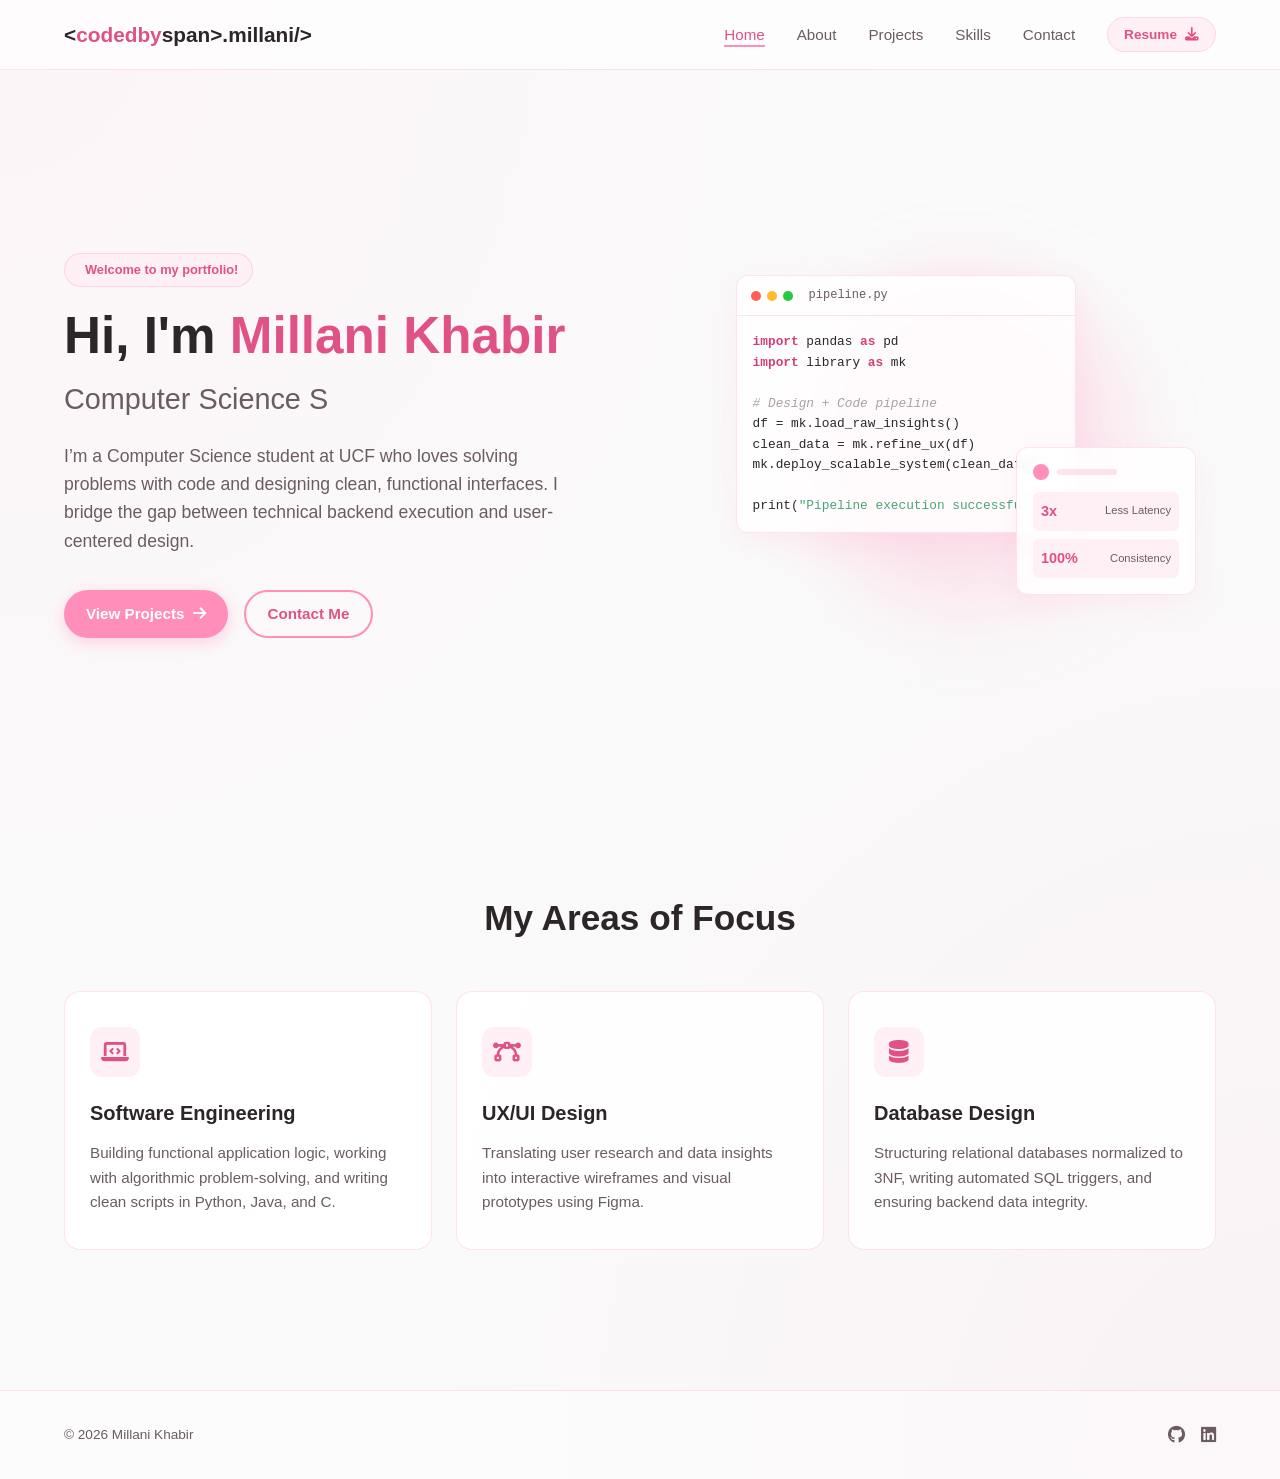
<file: index.html>
<!DOCTYPE html>
<html lang="en">
<head>
    <meta charset="UTF-8">
    <meta name="viewport" content="width=device-width, initial-scale=1.0">
    <title>Millani Khabir | Portfolio</title>
    <link rel="stylesheet" href="style.css">
    <!-- Font Awesome Icons -->
    <link rel="stylesheet" href="https://cdnjs.cloudflare.com/ajax/libs/font-awesome/6.4.0/css/all.min.css">
</head>
<body>

    <!-- Navigation Bar -->
    <nav class="navbar">
        <div class="nav-container">
            <a href="index.html" class="logo">&lt;<span>codedby</span>span>.millani/&gt;</a>
            <ul class="nav-links">
                <li><a href="index.html" class="nav-link">Home</a></li>
                <li><a href="about.html" class="nav-link">About</a></li>
                <li><a href="projects.html" class="nav-link">Projects</a></li>
                <li><a href="skills.html" class="nav-link">Skills</a></li>
                <li><a href="contact.html" class="nav-link">Contact</a></li>
                <li><a href="assets/resume.pdf" class="btn btn-nav" download="millani_khabir.pdf">Resume <i class="fa-solid fa-download"></i></a></li>
            </ul>
            <div class="hamburger">
                <i class="fa-solid fa-bars"></i>
            </div>
        </div>
    </nav>

    <!-- Hero Section -->
    <header class="hero-section">
        <div class="hero-container container">
            
            <div class="hero-content scroll-reveal">
                <div class="sparkle-badge"><i class="fa-solid fa-hand-wave"></i> Welcome to my portfolio!</div>
                <h1>Hi, I'm <span class="highlight">Millani Khabir</span></h1>
                <h2 class="typing-target"></h2>
                <p class="hero-subtitle">
                    I’m a Computer Science student at UCF who loves solving problems with code and designing clean, functional interfaces. I bridge the gap between technical backend execution and user-centered design.
                </p>
                <div class="hero-ctas">
                    <a href="projects.html" class="btn btn-primary">View Projects <i class="fa-solid fa-arrow-right"></i></a>
                    <a href="contact.html" class="btn btn-secondary">Contact Me</a>
                </div>
            </div>

            <div class="hero-visual scroll-reveal">
                <div class="blob-bg"></div>
                <div class="window-card visual-card-1">
                    <div class="window-header">
                        <span class="dot red"></span><span class="dot yellow"></span><span class="dot green"></span>
                        <span class="window-title">pipeline.py</span>
                    </div>
                    <div class="window-body">
                        <pre><code><span class="keyword">import</span> pandas <span class="keyword">as</span> pd
<span class="keyword">import</span> library <span class="keyword">as</span> mk

<span class="comment"># Design + Code pipeline</span>
df = mk.load_raw_insights()
clean_data = mk.refine_ux(df)
mk.deploy_scalable_system(clean_data)

print(<span class="string">"Pipeline execution successful."</span>)</code></pre>
                    </div>
                </div>
                
                <div class="window-card visual-card-2">
                    <div class="ui-mock-header">
                        <div class="ui-circle"></div>
                        <div class="ui-bar short"></div>
                    </div>
                    <div class="ui-mock-metrics">
                        <div class="ui-metric-box">
                            <span class="metric-val">3x</span>
                            <span class="metric-lbl">Less Latency</span>
                        </div>
                        <div class="ui-metric-box">
                            <span class="metric-val">100%</span>
                            <span class="metric-lbl">Consistency</span>
                        </div>
                    </div>
                </div>
            </div>

        </div>
    </header>
    
    <!-- Pillar Previews -->
    <section class="section preview-section">
    <div class="container">
        <h2 class="section-title text-center scroll-reveal">My Areas of Focus</h2>
        <div class="preview-grid">
            <!-- Focus 1 -->
            <div class="preview-card scroll-reveal">
                <div class="icon-box"><i class="fa-solid fa-laptop-code"></i></div>
                <h3>Software Engineering</h3>
                <p>Building functional application logic, working with algorithmic problem-solving, and writing clean scripts in Python, Java, and C.</p>
            </div>
            <!-- Focus 2 -->
            <div class="preview-card scroll-reveal">
                <div class="icon-box"><i class="fa-solid fa-bezier-curve"></i></div>
                <h3>UX/UI Design</h3>
                <p>Translating user research and data insights into interactive wireframes and visual prototypes using Figma.</p>
            </div>
            <!-- Focus 3 -->
            <div class="preview-card scroll-reveal">
                <div class="icon-box"><i class="fa-solid fa-database"></i></div>
                <h3>Database Design</h3>
                <p>Structuring relational databases normalized to 3NF, writing automated SQL triggers, and ensuring backend data integrity.</p>
            </div>
        </div>
    </div>
</section>

    <!-- Footer -->
    <footer class="footer">
        <div class="container footer-content">
            <p>&copy; 2026 Millani Khabir</p>
            <div class="footer-socials">
                <a href="https://github.com/millanik" target="_blank"><i class="fa-brands fa-github"></i></a>
                <a href="https://linkedin.com/in/millanik" target="_blank"><i class="fa-brands fa-linkedin"></i></a>
            </div>
        </div>
    </footer>

    <script src="script.js"></script>
</body>
</html>
</file>
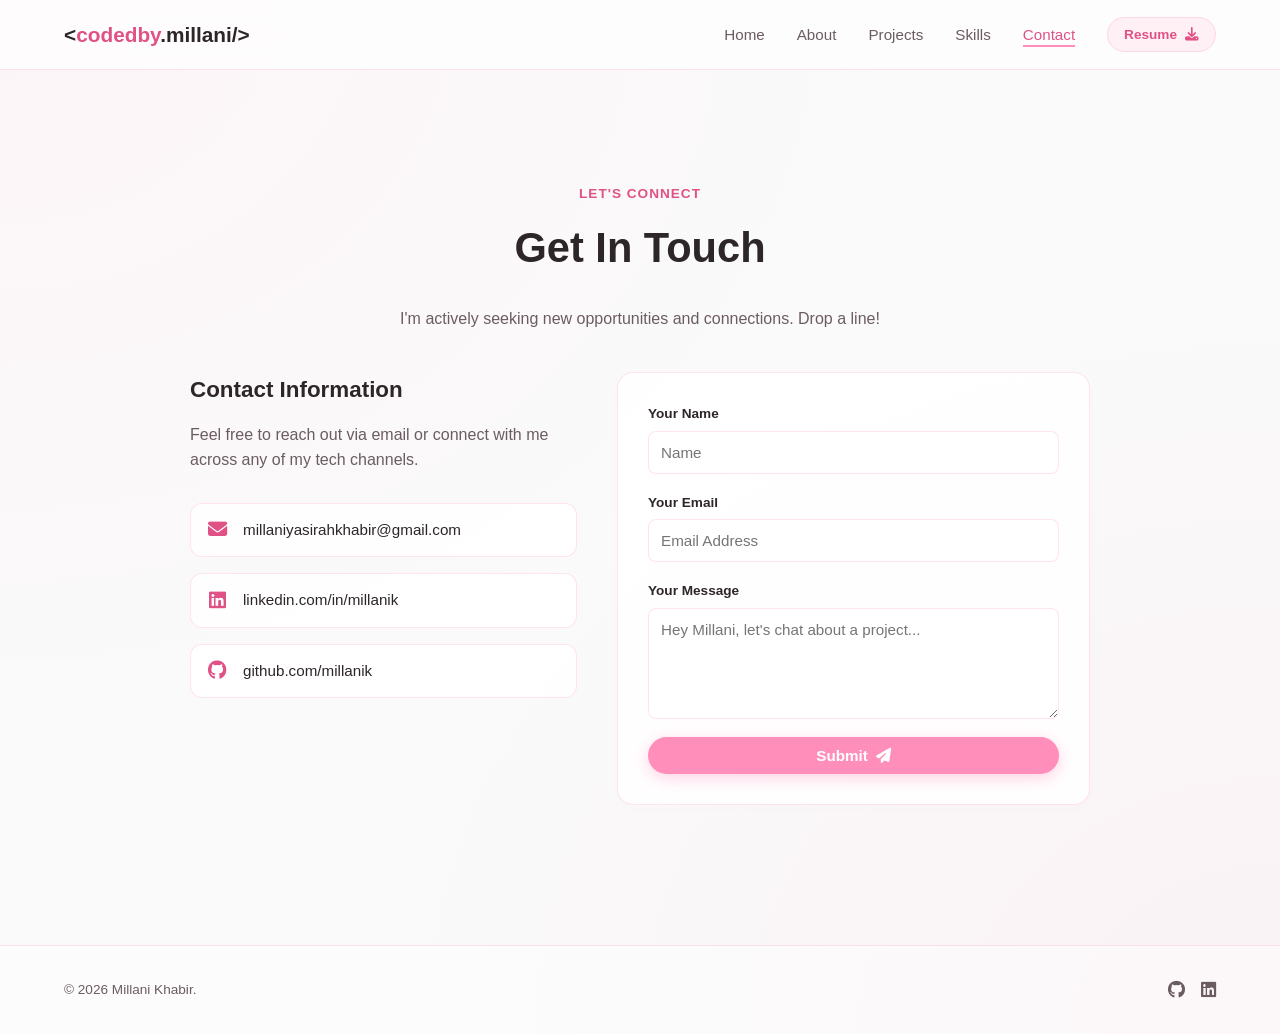
<file: contact.html>
<!DOCTYPE html>
<html lang="en">
<head>
    <meta charset="UTF-8">
    <meta name="viewport" content="width=device-width, initial-scale=1.0">
    <title>Contact | Millani Khabir</title>
    <link rel="stylesheet" href="style.css">
    <link rel="stylesheet" href="https://cdnjs.cloudflare.com/ajax/libs/font-awesome/6.4.0/css/all.min.css">
</head>
<body>

    <nav class="navbar">
        <div class="nav-container">
            <a href="index.html" class="logo">&lt;<span>codedby</span>.millani/&gt;</a>
            <ul class="nav-links">
                <li><a href="index.html" class="nav-link">Home</a></li>
                <li><a href="about.html" class="nav-link">About</a></li>
                <li><a href="projects.html" class="nav-link">Projects</a></li>
                <li><a href="skills.html" class="nav-link">Skills</a></li>
                <li><a href="contact.html" class="nav-link">Contact</a></li>
                <li><a href="assets/resume.pdf" class="btn btn-nav" download="millani_khabir.pdf">Resume <i class="fa-solid fa-download"></i></a></li>
            </ul>
            <div class="hamburger"><i class="fa-solid fa-bars"></i></div>
        </div>
    </nav>

    <main class="container section page-margin animate-fade">
        <div class="text-center">
            <span class="section-badge">Let's Connect</span>
            <h1 class="page-title">Get In Touch</h1>
            <p class="section-subtitle">I'm actively seeking new opportunities and connections. Drop a line!</p>
        </div>

        <div class="contact-grid">
            <!-- Direct Channels Info Card -->
            <div class="contact-info">
                <h3>Contact Information</h3>
                <p>Feel free to reach out via email or connect with me across any of my tech channels.</p>
                
                <div class="info-links">
                    <a href="mailto:millaniyasirahkhabir@gmail.com" class="info-item">
                        <i class="fa-solid fa-envelope"></i>
                        <span>millaniyasirahkhabir@gmail.com</span>
                    </a>
                    <a href="https://linkedin.com/in/millanik" target="_blank" class="info-item">
                        <i class="fa-brands fa-linkedin"></i>
                        <span>linkedin.com/in/millanik</span>
                    </a>
                    <a href="https://github.com/millanik" target="_blank" class="info-item">
                        <i class="fa-brands fa-github"></i>
                        <span>github.com/millanik</span>
                    </a>
                </div>
            </div>

            <!-- Contact Input Form Layout -->
            <div class="contact-form-card">
                <form id="portfolio-form" onsubmit="event.preventDefault(); alert('Message noted! (Form placeholder configured correctly.)');">
                    <div class="form-group">
                        <label for="name">Your Name</label>
                        <input type="text" id="name" required placeholder="Name">
                    </div>
                    <div class="form-group">
                        <label for="email">Your Email</label>
                        <input type="email" id="email" required placeholder="Email Address">
                    </div>
                    <div class="form-group">
                        <label for="message">Your Message</label>
                        <textarea id="message" rows="5" required placeholder="Hey Millani, let's chat about a project..."></textarea>
                    </div>
                    <button type="submit" class="btn btn-primary full-width">Submit <i class="fa-solid fa-paper-plane"></i></button>
                </form>
            </div>
        </div>
    </main>

    <footer class="footer">
        <div class="container footer-content">
            <p>&copy; 2026 Millani Khabir.</p>
            <div class="footer-socials">
                <a href="https://github.com/millanik" target="_blank"><i class="fa-brands fa-github"></i></a>
                <a href="https://linkedin.com/in/millanik" target="_blank"><i class="fa-brands fa-linkedin"></i></a>
            </div>
        </div>
    </footer>

    <script src="script.js"></script>
</body>
</html>
</file>
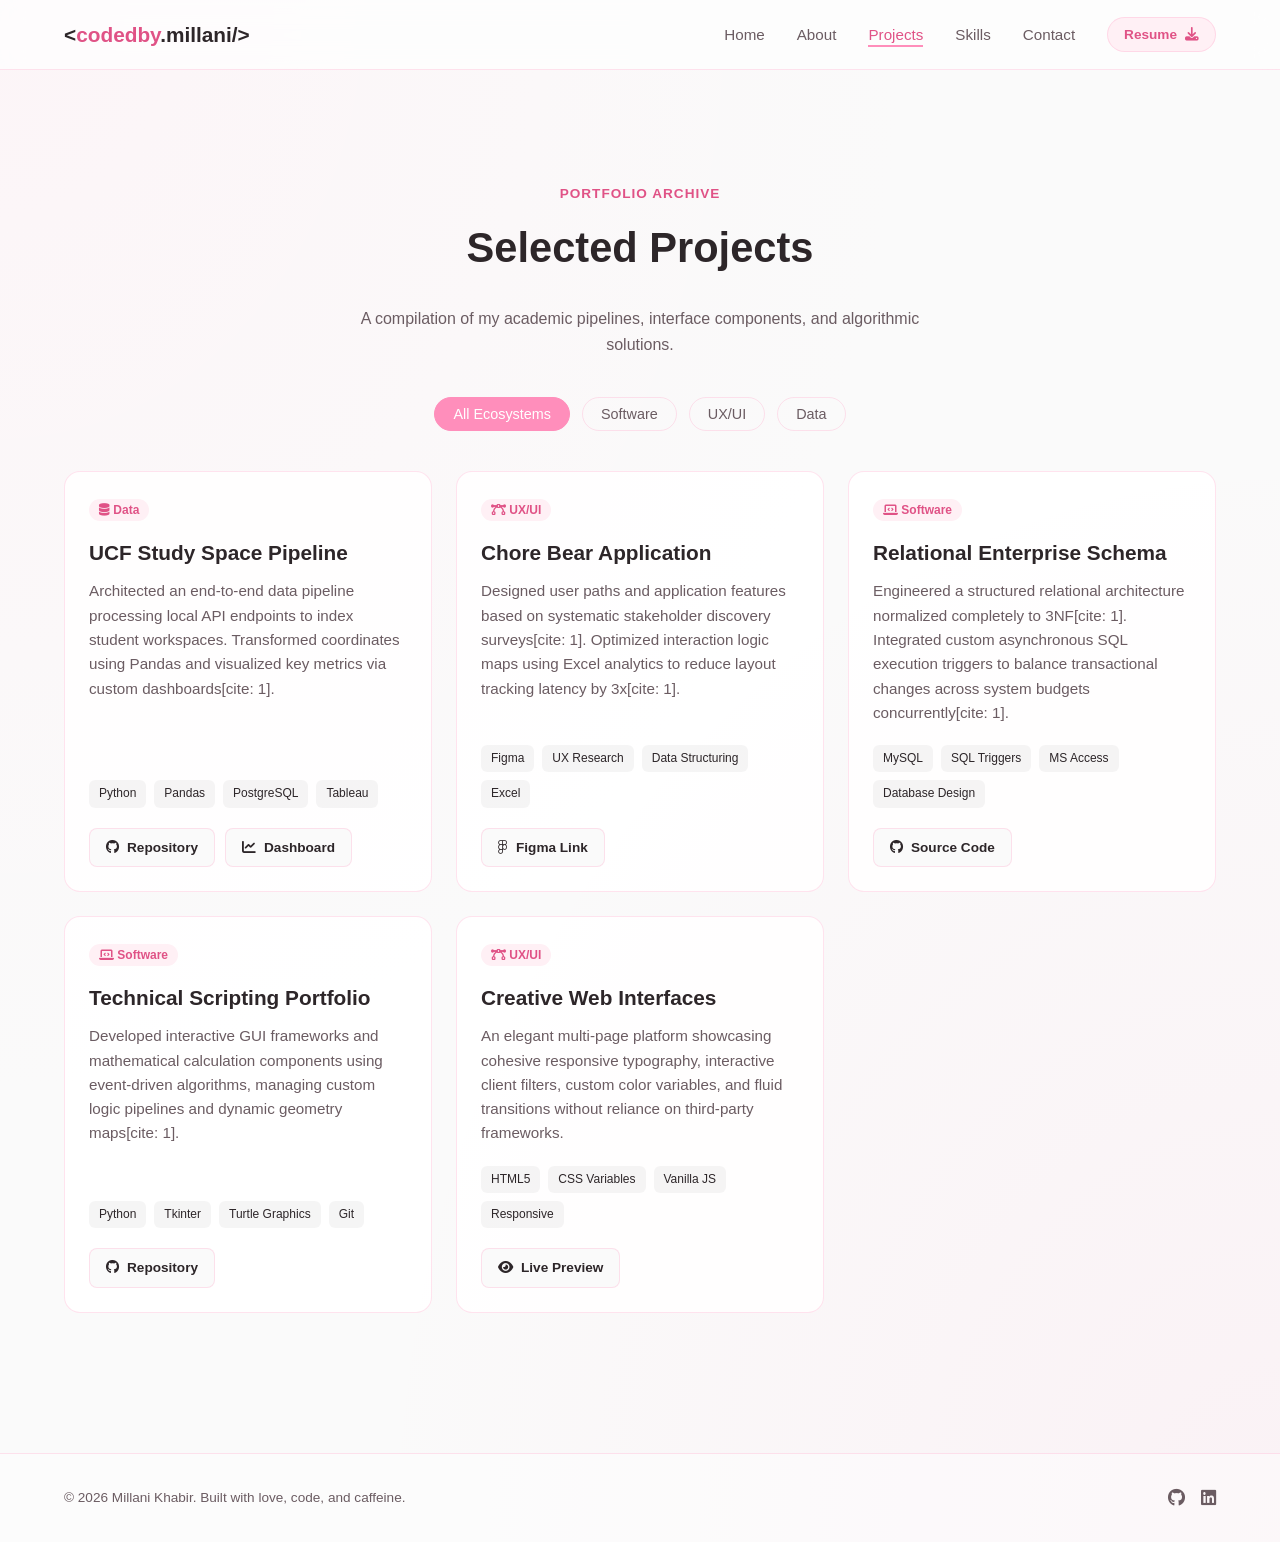
<file: projects.html>
<!DOCTYPE html>
<html lang="en">
<head>
    <meta charset="UTF-8">
    <meta name="viewport" content="width=device-width, initial-scale=1.0">
    <title>Projects | Millani Khabir</title>
    <link rel="stylesheet" href="style.css">
    <link rel="stylesheet" href="https://cdnjs.cloudflare.com/ajax/libs/font-awesome/6.4.0/css/all.min.css">
</head>
<body>

    <nav class="navbar">
        <div class="nav-container">
            <a href="index.html" class="logo">&lt;<span>codedby</span>.millani/&gt;</a>
            <ul class="nav-links">
                <li><a href="index.html" class="nav-link">Home</a></li>
                <li><a href="about.html" class="nav-link">About</a></li>
                <li><a href="projects.html" class="nav-link">Projects</a></li>
                <li><a href="skills.html" class="nav-link">Skills</a></li>
                <li><a href="contact.html" class="nav-link">Contact</a></li>
                <li><a href="assets/resume.pdf" class="btn btn-nav" download="millani_khabir.pdf">Resume <i class="fa-solid fa-download"></i></a></li>
            </ul>
            <div class="hamburger"><i class="fa-solid fa-bars"></i></div>
        </div>
    </nav>

    <main class="container section page-margin">
        <div class="text-center">
            <span class="section-badge">Portfolio Archive</span>
            <h1 class="page-title">Selected Projects</h1>
            <p class="section-subtitle">A compilation of my academic pipelines, interface components, and algorithmic solutions.</p>
        </div>

        <!-- Filter Controls -->
        <div class="filter-wrapper">
            <button class="filter-btn active" data-filter="all">All Ecosystems</button>
            <button class="filter-btn" data-filter="software">Software</button>
            <button class="filter-btn" data-filter="ux-ui">UX/UI</button>
            <button class="filter-btn" data-filter="data">Data</button>
        </div>

        <!-- Projects Layout Grid -->
        <div class="projects-grid" id="projects-container">
            
            <!-- Project 1 -->
            <div class="project-card" data-category="data">
                <div class="project-header">
                    <span class="proj-category"><i class="fa-solid fa-database"></i> Data</span>
                </div>
                <h3>UCF Study Space Pipeline</h3>
                <p>Architected an end-to-end data pipeline processing local API endpoints to index student workspaces. Transformed coordinates using Pandas and visualized key metrics via custom dashboards[cite: 1].</p>
                <div class="tech-tags">
                    <span>Python</span><span>Pandas</span><span>PostgreSQL</span><span>Tableau</span>
                </div>
                <div class="project-links">
                    <a href="https://github.com/millanik" target="_blank" class="btn btn-card"><i class="fa-brands fa-github"></i> Repository</a>
                    <a href="#" class="btn btn-card secondary"><i class="fa-solid fa-chart-line"></i> Dashboard</a>
                </div>
            </div>

            <!-- Project 2 -->
            <div class="project-card" data-category="ux-ui">
                <div class="project-header">
                    <span class="proj-category"><i class="fa-solid fa-bezier-curve"></i> UX/UI</span>
                </div>
                <h3>Chore Bear Application</h3>
                <p>Designed user paths and application features based on systematic stakeholder discovery surveys[cite: 1]. Optimized interaction logic maps using Excel analytics to reduce layout tracking latency by 3x[cite: 1].</p>
                <div class="tech-tags">
                    <span>Figma</span><span>UX Research</span><span>Data Structuring</span><span>Excel</span>
                </div>
                <div class="project-links">
                    <a href="https://github.com/millanik" target="_blank" class="btn btn-card"><i class="fa-brands fa-figma"></i> Figma Link</a>
                </div>
            </div>

            <!-- Project 3 -->
            <div class="project-card" data-category="software">
                <div class="project-header">
                    <span class="proj-category"><i class="fa-solid fa-laptop-code"></i> Software</span>
                </div>
                <h3>Relational Enterprise Schema</h3>
                <p>Engineered a structured relational architecture normalized completely to 3NF[cite: 1]. Integrated custom asynchronous SQL execution triggers to balance transactional changes across system budgets concurrently[cite: 1].</p>
                <div class="tech-tags">
                    <span>MySQL</span><span>SQL Triggers</span><span>MS Access</span><span>Database Design</span>
                </div>
                <div class="project-links">
                    <a href="https://github.com/millanik" target="_blank" class="btn btn-card"><i class="fa-brands fa-github"></i> Source Code</a>
                </div>
            </div>

            <!-- Project 4 -->
            <div class="project-card" data-category="software">
                <div class="project-header">
                    <span class="proj-category"><i class="fa-solid fa-laptop-code"></i> Software</span>
                </div>
                <h3>Technical Scripting Portfolio</h3>
                <p>Developed interactive GUI frameworks and mathematical calculation components using event-driven algorithms, managing custom logic pipelines and dynamic geometry maps[cite: 1].</p>
                <div class="tech-tags">
                    <span>Python</span><span>Tkinter</span><span>Turtle Graphics</span><span>Git</span>
                </div>
                <div class="project-links">
                    <a href="https://github.com/millanik" target="_blank" class="btn btn-card"><i class="fa-brands fa-github"></i> Repository</a>
                </div>
            </div>

            <!-- Project 5 -->
            <div class="project-card" data-category="ux-ui">
                <div class="project-header">
                    <span class="proj-category"><i class="fa-solid fa-bezier-curve"></i> UX/UI</span>
                </div>
                <h3>Creative Web Interfaces</h3>
                <p>An elegant multi-page platform showcasing cohesive responsive typography, interactive client filters, custom color variables, and fluid transitions without reliance on third-party frameworks.</p>
                <div class="tech-tags">
                    <span>HTML5</span><span>CSS Variables</span><span>Vanilla JS</span><span>Responsive</span>
                </div>
                <div class="project-links">
                    <a href="index.html" class="btn btn-card"><i class="fa-solid fa-eye"></i> Live Preview</a>
                </div>
            </div>

        </div>
    </main>

    <footer class="footer">
        <div class="container footer-content">
            <p>&copy; 2026 Millani Khabir. Built with love, code, and caffeine.</p>
            <div class="footer-socials">
                <a href="https://github.com/millanik" target="_blank"><i class="fa-brands fa-github"></i></a>
                <a href="https://linkedin.com/in/millanik" target="_blank"><i class="fa-brands fa-linkedin"></i></a>
            </div>
        </div>
    </footer>

    <script src="script.js"></script>
</body>
</html>
</file>
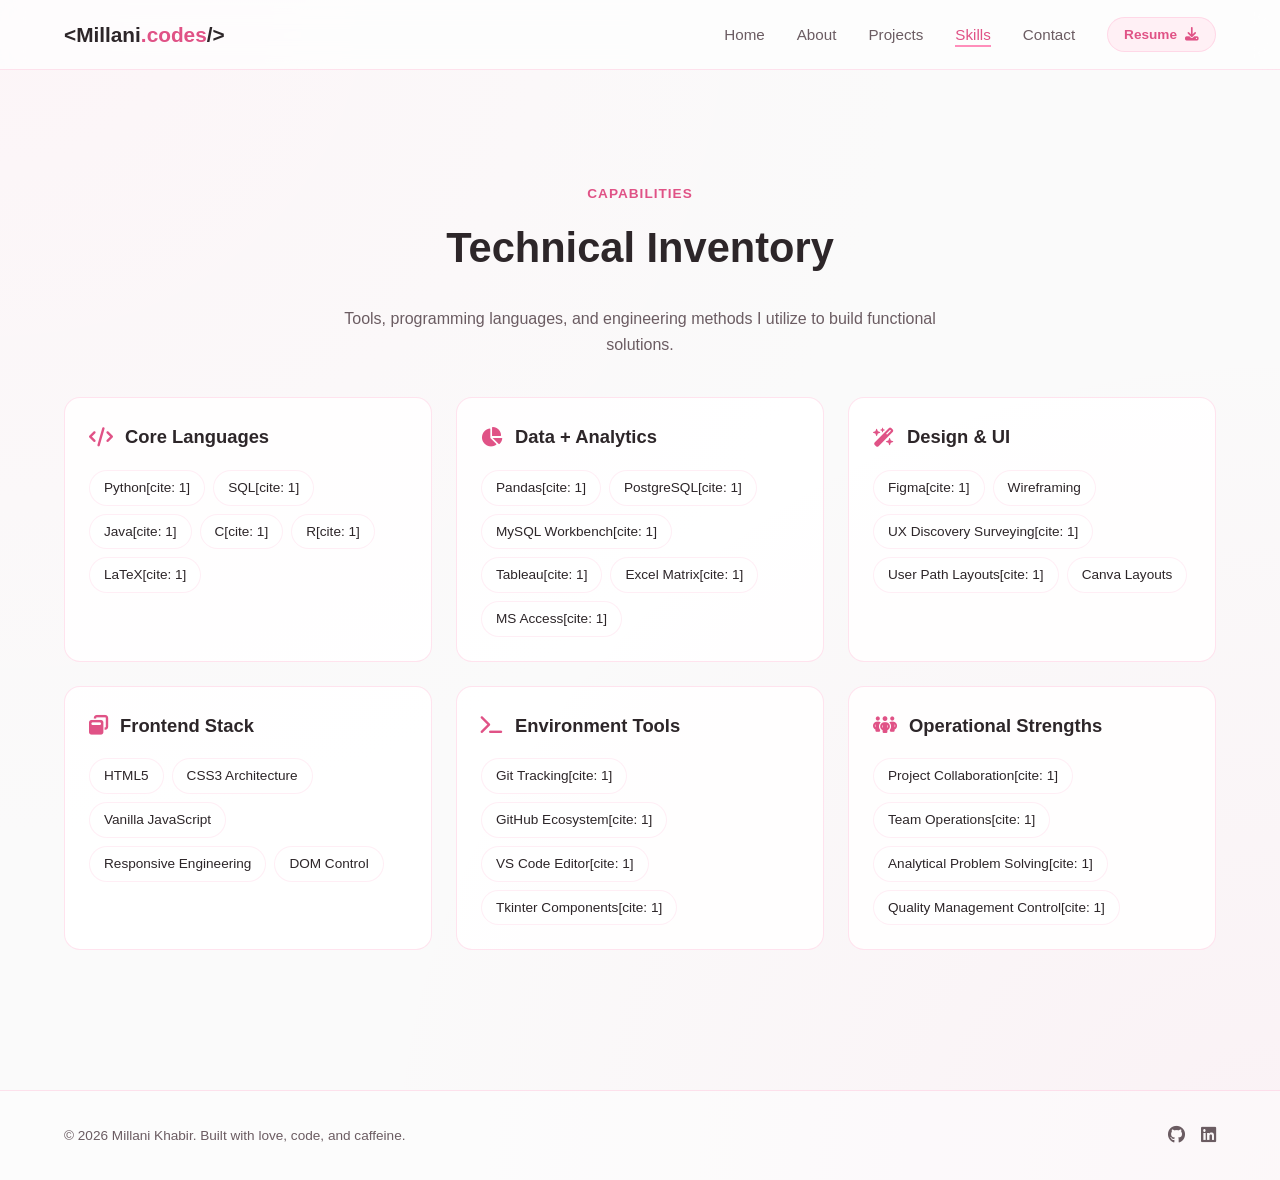
<file: skills.html>
<!DOCTYPE html>
<html lang="en">
<head>
    <meta charset="UTF-8">
    <meta name="viewport" content="width=device-width, initial-scale=1.0">
    <title>Skills | Millani Khabir</title>
    <link rel="stylesheet" href="style.css">
    <link rel="stylesheet" href="https://cdnjs.cloudflare.com/ajax/libs/font-awesome/6.4.0/css/all.min.css">
</head>
<body>

    <nav class="navbar">
        <div class="nav-container">
            <a href="index.html" class="logo">&lt;Millani<span>.codes</span>/&gt;</a>
            <ul class="nav-links">
                <li><a href="index.html" class="nav-link">Home</a></li>
                <li><a href="about.html" class="nav-link">About</a></li>
                <li><a href="projects.html" class="nav-link">Projects</a></li>
                <li><a href="skills.html" class="nav-link">Skills</a></li>
                <li><a href="contact.html" class="nav-link">Contact</a></li>
                <li><a href="assets/resume.pdf" class="btn btn-nav" download="millani_khabir.pdf">Resume <i class="fa-solid fa-download"></i></a></li>
            </ul>
            <div class="hamburger"><i class="fa-solid fa-bars"></i></div>
        </div>
    </nav>

    <main class="container section page-margin animate-fade">
        <div class="text-center">
            <span class="section-badge">Capabilities</span>
            <h1 class="page-title">Technical Inventory</h1>
            <p class="section-subtitle">Tools, programming languages, and engineering methods I utilize to build functional solutions.</p>
        </div>

        <div class="skills-grid">
            <!-- Languages -->
            <div class="skills-card">
                <div class="skills-card-header">
                    <i class="fa-solid fa-code"></i>
                    <h3>Core Languages</h3>
                </div>
                <div class="pill-container">
                    <span class="pill">Python[cite: 1]</span>
                    <span class="pill">SQL[cite: 1]</span>
                    <span class="pill">Java[cite: 1]</span>
                    <span class="pill">C[cite: 1]</span>
                    <span class="pill">R[cite: 1]</span>
                    <span class="pill">LaTeX[cite: 1]</span>
                </div>
            </div>

            <!-- Frameworks / Analytics -->
            <div class="skills-card">
                <div class="skills-card-header">
                    <i class="fa-solid fa-chart-pie"></i>
                    <h3>Data + Analytics</h3>
                </div>
                <div class="pill-container">
                    <span class="pill">Pandas[cite: 1]</span>
                    <span class="pill">PostgreSQL[cite: 1]</span>
                    <span class="pill">MySQL Workbench[cite: 1]</span>
                    <span class="pill">Tableau[cite: 1]</span>
                    <span class="pill">Excel Matrix[cite: 1]</span>
                    <span class="pill">MS Access[cite: 1]</span>
                </div>
            </div>

            <!-- UX UI Design Tools -->
            <div class="skills-card">
                <div class="skills-card-header">
                    <i class="fa-solid fa-wand-magic-sparkles"></i>
                    <h3>Design & UI</h3>
                </div>
                <div class="pill-container">
                    <span class="pill">Figma[cite: 1]</span>
                    <span class="pill">Wireframing</span>
                    <span class="pill">UX Discovery Surveying[cite: 1]</span>
                    <span class="pill">User Path Layouts[cite: 1]</span>
                    <span class="pill">Canva Layouts</span>
                </div>
            </div>

            <!-- Frontend Ecosystem -->
            <div class="skills-card">
                <div class="skills-card-header">
                    <i class="fa-solid fa-window-restore"></i>
                    <h3>Frontend Stack</h3>
                </div>
                <div class="pill-container">
                    <span class="pill">HTML5</span>
                    <span class="pill">CSS3 Architecture</span>
                    <span class="pill">Vanilla JavaScript</span>
                    <span class="pill">Responsive Engineering</span>
                    <span class="pill">DOM Control</span>
                </div>
            </div>

            <!-- Development Tools -->
            <div class="skills-card">
                <div class="skills-card-header">
                    <i class="fa-solid fa-terminal"></i>
                    <h3>Environment Tools</h3>
                </div>
                <div class="pill-container">
                    <span class="pill">Git Tracking[cite: 1]</span>
                    <span class="pill">GitHub Ecosystem[cite: 1]</span>
                    <span class="pill">VS Code Editor[cite: 1]</span>
                    <span class="pill">Tkinter Components[cite: 1]</span>
                </div>
            </div>

            <!-- Core Strengths -->
            <div class="skills-card">
                <div class="skills-card-header">
                    <i class="fa-solid fa-people-group"></i>
                    <h3>Operational Strengths</h3>
                </div>
                <div class="pill-container">
                    <span class="pill">Project Collaboration[cite: 1]</span>
                    <span class="pill">Team Operations[cite: 1]</span>
                    <span class="pill">Analytical Problem Solving[cite: 1]</span>
                    <span class="pill">Quality Management Control[cite: 1]</span>
                </div>
            </div>
        </div>
    </main>

    <footer class="footer">
        <div class="container footer-content">
            <p>&copy; 2026 Millani Khabir. Built with love, code, and caffeine.</p>
            <div class="footer-socials">
                <a href="https://github.com/millanik" target="_blank"><i class="fa-brands fa-github"></i></a>
                <a href="https://linkedin.com/in/millanik" target="_blank"><i class="fa-brands fa-linkedin"></i></a>
            </div>
        </div>
    </footer>

    <script src="script.js"></script>
</body>
</html>
</file>
<file: style.css>
/* --- Style Configuration Variables --- */
:root {
    --primary-pink: #ff8ebb;
    --primary-hover: #ff6b9e;
    --dark-pink: #e05286;
    --light-pink-bg: #fff0f5;
    --soft-white: #fafafa;
    --text-dark: #2d2629;
    --text-muted: #6b5c62;
    --card-bg: rgba(255, 255, 255, 0.85);
    --border-color: rgba(255, 142, 187, 0.25);
    --font-stack: -apple-system, BlinkMacSystemFont, 'Segoe UI', Roboto, Helvetica, Arial, sans-serif;
    --transition-smooth: all 0.3s cubic-bezier(0.4, 0, 0.2, 1);
}

/* --- Base Formats & Typography --- */
* {
    margin: 0;
    padding: 0;
    box-sizing: border-box;
}

body {
    font-family: var(--font-stack);
    background-color: var(--soft-white);
    background-image: 
        radial-gradient(at 0% 0%, rgba(255, 240, 245, 0.5) 0px, transparent 50%),
        radial-gradient(at 100% 100%, rgba(255, 142, 187, 0.08) 0px, transparent 50%);
    color: var(--text-dark);
    line-height: 1.6;
    min-height: 100-vh;
    display: flex;
    flex-direction: column;
}

.container {
    width: 90%;
    max-width: 1200px;
    margin: 0 auto;
}

.page-margin {
    margin-top: 100px;
    flex: 1;
}

a {
    text-decoration: none;
    color: inherit;
    transition: var(--transition-smooth);
}

/* --- Layout Buttons --- */
.btn {
    display: inline-flex;
    align-items: center;
    gap: 8px;
    padding: 10px 22px;
    border-radius: 30px;
    font-weight: 600;
    font-size: 0.95rem;
    cursor: pointer;
    transition: var(--transition-smooth);
    border: none;
}

.btn-primary {
    background-color: var(--primary-pink);
    color: white;
    box-shadow: 0 4px 15px rgba(255, 142, 187, 0.4);
}

.btn-primary:hover {
    background-color: var(--primary-hover);
    transform: translateY(-2px);
    box-shadow: 0 6px 20px rgba(255, 142, 187, 0.5);
}

.btn-secondary {
    background-color: transparent;
    color: var(--dark-pink);
    border: 2px solid var(--primary-pink);
}

.btn-secondary:hover {
    background-color: var(--light-pink-bg);
    transform: translateY(-2px);
}

.btn-nav {
    background-color: var(--light-pink-bg);
    color: var(--dark-pink);
    border: 1px solid var(--border-color);
    padding: 6px 16px;
    font-size: 0.85rem;
}

.btn-nav:hover {
    background-color: var(--primary-pink);
    color: white;
}

.btn-card {
    background-color: var(--soft-white);
    color: var(--text-dark);
    border: 1px solid var(--border-color);
    padding: 8px 16px;
    font-size: 0.85rem;
    border-radius: 8px;
}

.btn-card:hover {
    border-color: var(--primary-pink);
    color: var(--dark-pink);
    background-color: var(--light-pink-bg);
}

/* --- Responsive Navigation Structure --- */
.navbar {
    position: fixed;
    top: 0;
    left: 0;
    width: 100%;
    height: 70px;
    background-color: rgba(254, 254, 254, 0.8);
    backdrop-filter: blur(12px);
    -webkit-backdrop-filter: blur(12px);
    border-bottom: 1px solid var(--border-color);
    z-index: 1000;
}

.nav-container {
    display: flex;
    justify-content: space-between;
    align-items: center;
    height: 100%;
    width: 90%;
    max-width: 1200px;
    margin: 0 auto;
}

.logo {
    font-size: 1.3rem;
    font-weight: 700;
    color: var(--text-dark);
}

.logo span {
    color: var(--dark-pink);
}

.nav-links {
    display: flex;
    align-items: center;
    gap: 32px;
    list-style: none;
}

.nav-link {
    font-size: 0.95rem;
    font-weight: 500;
    color: var(--text-muted);
    position: relative;
    padding: 4px 0;
}

.nav-link:hover, .nav-link.active-link {
    color: var(--dark-pink);
}

.nav-link::after {
    content: '';
    position: absolute;
    bottom: 0;
    left: 0;
    width: 0;
    height: 2px;
    background-color: var(--primary-pink);
    transition: var(--transition-smooth);
}

.nav-link:hover::after, .nav-link.active-link::after {
    width: 100%;
}

.hamburger {
    display: none;
    font-size: 1.4rem;
    color: var(--text-dark);
    cursor: pointer;
}

/* --- Homepage Layout Components --- */
.hero-section {
    min-height: 90vh;
    display: flex;
    align-items: center;
    padding-top: 80px;
    overflow: hidden;
}

.hero-container {
    display: grid;
    grid-template-columns: 1.1fr 0.9fr;
    gap: 40px;
    align-items: center;
}

.sparkle-badge {
    display: inline-flex;
    align-items: center;
    gap: 6px;
    background-color: var(--light-pink-bg);
    color: var(--dark-pink);
    padding: 6px 14px;
    border-radius: 20px;
    font-size: 0.8rem;
    font-weight: 600;
    margin-bottom: 20px;
    border: 1px solid rgba(255, 142, 187, 0.3);
}

.hero-content h1 {
    font-size: 3.2rem;
    line-height: 1.15;
    margin-bottom: 10px;
}

.highlight {
    color: var(--dark-pink);
    position: relative;
    display: inline-block;
}

.hero-content h2 {
    font-size: 1.8rem;
    color: var(--text-muted);
    margin-bottom: 20px;
    font-weight: 500;
    min-height: 40px;
}

.hero-subtitle {
    font-size: 1.1rem;
    color: var(--text-muted);
    margin-bottom: 35px;
    max-width: 520px;
}

.hero-ctas {
    display: flex;
    gap: 16px;
}

/* --- Hero Graphics Showcase --- */
.hero-visual {
    position: relative;
    display: flex;
    justify-content: center;
    align-items: center;
    height: 400px;
}

.blob-bg {
    position: absolute;
    width: 320px;
    height: 320px;
    background: linear-gradient(135deg, rgba(255,142,187,0.3) 0%, rgba(255,200,220,0.4) 100%);
    filter: blur(40px);
    border-radius: 50%;
    z-index: 1;
}

.window-card {
    background: var(--card-bg);
    border: 1px solid var(--border-color);
    border-radius: 12px;
    box-shadow: 0 10px 30px rgba(255, 142, 187, 0.1);
    backdrop-filter: blur(8px);
    -webkit-backdrop-filter: blur(8px);
    position: absolute;
    z-index: 2;
    transition: var(--transition-smooth);
}

.window-card:hover {
    transform: translateY(-4px);
    box-shadow: 0 15px 35px rgba(255, 142, 187, 0.15);
}

.visual-card-1 {
    width: 340px;
    top: 30px;
    left: 20px;
}

.window-header {
    display: flex;
    align-items: center;
    gap: 6px;
    padding: 10px 14px;
    border-bottom: 1px solid var(--border-color);
}

.dot {
    width: 10px;
    height: 10px;
    border-radius: 50%;
}

.dot.red { background-color: #ff5f56; }
.dot.yellow { background-color: #ffbd2e; }
.dot.green { background-color: #27c93f; }

.window-title {
    font-size: 0.75rem;
    font-family: monospace;
    color: var(--text-muted);
    margin-left: 10px;
}

.window-body {
    padding: 16px;
    font-family: monospace;
    font-size: 0.8rem;
    color: var(--text-dark);
}

.keyword { color: #d33f77; font-weight: bold; }
.comment { color: #aaa1a4; font-style: italic; }
.string { color: #4ba377; }

.visual-card-2 {
    width: 180px;
    bottom: 50px;
    right: 20px;
    padding: 16px;
}

.ui-mock-header {
    display: flex;
    align-items: center;
    gap: 8px;
    margin-bottom: 12px;
}

.ui-circle {
    width: 16px;
    height: 16px;
    background-color: var(--primary-pink);
    border-radius: 50%;
}

.ui-bar {
    height: 6px;
    background-color: var(--border-color);
    border-radius: 4px;
}

.ui-bar.short { width: 60px; }

.ui-mock-metrics {
    display: flex;
    flex-direction: column;
    gap: 8px;
}

.ui-metric-box {
    background-color: var(--light-pink-bg);
    padding: 8px;
    border-radius: 6px;
    display: flex;
    justify-content: space-between;
    align-items: center;
}

.metric-val {
    font-size: 0.9rem;
    font-weight: 700;
    color: var(--dark-pink);
}

.metric-lbl {
    font-size: 0.7rem;
    color: var(--text-muted);
}

/* --- Focus Area Core Layout Previews --- */
.section {
    padding: 80px 0;
}

.text-center { text-align: center; }

.section-title {
    font-size: 2.2rem;
    margin-bottom: 45px;
    position: relative;
}

.preview-grid {
    display: grid;
    grid-template-columns: repeat(auto-fit, minmax(280px, 1fr));
    gap: 24px;
}

.preview-card {
    background: var(--card-bg);
    border: 1px solid var(--border-color);
    padding: 35px 25px;
    border-radius: 16px;
    transition: var(--transition-smooth);
}

.preview-card:hover {
    transform: translateY(-6px);
    border-color: var(--primary-pink);
    box-shadow: 0 12px 25px rgba(255, 142, 187, 0.08);
}

.icon-box {
    width: 50px;
    height: 50px;
    background-color: var(--light-pink-bg);
    color: var(--dark-pink);
    display: flex;
    align-items: center;
    justify-content: center;
    border-radius: 12px;
    font-size: 1.4rem;
    margin-bottom: 20px;
}

.preview-card h3 {
    font-size: 1.25rem;
    margin-bottom: 12px;
}

.preview-card p {
    color: var(--text-muted);
    font-size: 0.95rem;
}

/* --- About Structure Components --- */
.section-badge {
    display: inline-block;
    color: var(--dark-pink);
    font-size: 0.85rem;
    font-weight: 700;
    text-transform: uppercase;
    letter-spacing: 1px;
    margin-bottom: 10px;
}

.page-title {
    font-size: 2.6rem;
    margin-bottom: 25px;
}

.section-subtitle {
    color: var(--text-muted);
    max-width: 600px;
    margin: 0 auto 40px auto;
}

.about-wrapper {
    display: grid;
    grid-template-columns: 1.2fr 0.8fr;
    gap: 40px;
    align-items: start;
}

.about-main-text p {
    margin-bottom: 20px;
    font-size: 1.05rem;
    color: var(--text-dark);
}

.focus-card {
    background: var(--card-bg);
    border: 1px solid var(--border-color);
    border-radius: 16px;
    padding: 30px;
    box-shadow: 0 4px 20px rgba(0,0,0,0.02);
}

.focus-card h3 {
    font-size: 1.2rem;
    margin-bottom: 20px;
    display: flex;
    align-items: center;
    gap: 10px;
    color: var(--dark-pink);
}

.focus-list {
    list-style: none;
    display: flex;
    flex-direction: column;
    gap: 16px;
}

.focus-list li {
    display: flex;
    flex-direction: column;
    gap: 4px;
    padding-left: 12px;
    border-left: 2px solid var(--primary-pink);
}

.focus-list strong {
    font-size: 0.95rem;
}

.focus-list span {
    font-size: 0.85rem;
    color: var(--text-muted);
}

/* --- Projects Interactive Layout Section --- */
.filter-wrapper {
    display: flex;
    justify-content: center;
    gap: 12px;
    margin-bottom: 40px;
    flex-wrap: wrap;
}

.filter-btn {
    background-color: transparent;
    border: 1px solid var(--border-color);
    padding: 8px 18px;
    border-radius: 20px;
    font-weight: 500;
    font-size: 0.9rem;
    cursor: pointer;
    color: var(--text-muted);
    transition: var(--transition-smooth);
}

.filter-btn:hover, .filter-btn.active {
    background-color: var(--primary-pink);
    color: white;
    border-color: var(--primary-pink);
}

.projects-grid {
    display: grid;
    grid-template-columns: repeat(auto-fill, minmax(320px, 1fr));
    gap: 24px;
}

.project-card {
    background: var(--card-bg);
    border: 1px solid var(--border-color);
    border-radius: 16px;
    padding: 24px;
    display: flex;
    flex-direction: column;
    transition: var(--transition-smooth);
}

.project-card.hide {
    display: none;
}

.project-header {
    margin-bottom: 14px;
}

.proj-category {
    font-size: 0.75rem;
    font-weight: 600;
    color: var(--dark-pink);
    background-color: var(--light-pink-bg);
    padding: 4px 10px;
    border-radius: 12px;
}

.project-card h3 {
    font-size: 1.3rem;
    margin-bottom: 10px;
}

.project-card p {
    font-size: 0.95rem;
    color: var(--text-muted);
    margin-bottom: 20px;
    flex: 1;
}

.tech-tags {
    display: flex;
    gap: 8px;
    flex-wrap: wrap;
    margin-bottom: 20px;
}

.tech-tags span {
    font-size: 0.75rem;
    background-color: rgba(0, 0, 0, 0.04);
    padding: 4px 10px;
    border-radius: 6px;
    font-weight: 500;
}

.project-links {
    display: flex;
    gap: 10px;
}

/* --- Skills Inventory Section --- */
.skills-grid {
    display: grid;
    grid-template-columns: repeat(auto-fit, minmax(300px, 1fr));
    gap: 24px;
}

.skills-card {
    background: var(--card-bg);
    border: 1px solid var(--border-color);
    border-radius: 16px;
    padding: 24px;
}

.skills-card-header {
    display: flex;
    align-items: center;
    gap: 12px;
    margin-bottom: 18px;
    color: var(--dark-pink);
}

.skills-card-header i {
    font-size: 1.2rem;
}

.skills-card-header h3 {
    font-size: 1.15rem;
    color: var(--text-dark);
}

.pill-container {
    display: flex;
    gap: 8px;
    flex-wrap: wrap;
}

.pill {
    background-color: white;
    border: 1px solid rgba(255, 142, 187, 0.15);
    padding: 6px 14px;
    border-radius: 20px;
    font-size: 0.85rem;
    font-weight: 500;
    transition: var(--transition-smooth);
}

.skills-card:hover .pill {
    border-color: rgba(255, 142, 187, 0.4);
}

/* --- Contact & Request Layout Card --- */
.contact-grid {
    display: grid;
    grid-template-columns: 0.9fr 1.1fr;
    gap: 40px;
    align-items: start;
    max-width: 900px;
    margin: 40px auto 0 auto;
}

.contact-info h3 {
    font-size: 1.4rem;
    margin-bottom: 14px;
}

.contact-info p {
    color: var(--text-muted);
    margin-bottom: 30px;
}

.info-links {
    display: flex;
    flex-direction: column;
    gap: 16px;
}

.info-item {
    display: flex;
    align-items: center;
    gap: 14px;
    padding: 14px;
    background: var(--card-bg);
    border: 1px solid var(--border-color);
    border-radius: 12px;
    font-weight: 500;
    font-size: 0.95rem;
}

.info-item i {
    font-size: 1.2rem;
    color: var(--dark-pink);
    width: 24px;
    text-align: center;
}

.info-item:hover {
    border-color: var(--primary-pink);
    transform: translateX(4px);
}

.contact-form-card {
    background: var(--card-bg);
    border: 1px solid var(--border-color);
    padding: 30px;
    border-radius: 16px;
    box-shadow: 0 4px 20px rgba(0,0,0,0.01);
}

.form-group {
    display: flex;
    flex-direction: column;
    gap: 6px;
    margin-bottom: 18px;
}

.form-group label {
    font-size: 0.85rem;
    font-weight: 600;
    color: var(--text-dark);
}

.form-group input, .form-group textarea {
    font-family: var(--font-stack);
    padding: 12px;
    border: 1px solid var(--border-color);
    background-color: rgba(255,255,255,0.6);
    border-radius: 8px;
    outline: none;
    font-size: 0.95rem;
    transition: var(--transition-smooth);
}

.form-group input:focus, .form-group textarea:focus {
    border-color: var(--primary-pink);
    background-color: white;
    box-shadow: 0 0 0 3px rgba(255, 142, 187, 0.15);
}

.full-width {
    width: 100%;
    justify-content: center;
}

/* --- Universal Static Footer --- */
.footer {
    border-top: 1px solid var(--border-color);
    padding: 30px 0;
    background-color: rgba(255, 255, 255, 0.4);
    margin-top: 60px;
}

.footer-content {
    display: flex;
    justify-content: space-between;
    align-items: center;
    flex-wrap: wrap;
    gap: 16px;
    font-size: 0.85rem;
    color: var(--text-muted);
}

.footer-socials {
    display: flex;
    gap: 16px;
    font-size: 1.1rem;
}

/* --- Reveal Mechanics Animations --- */
.scroll-reveal {
    opacity: 0;
    transform: translateY(20px);
    transition: opacity 0.6s ease-out, transform 0.6s ease-out;
}

.scroll-reveal.visible {
    opacity: 1;
    transform: translateY(0);
}

.animate-fade {
    animation: fadeIn 0.5s ease-in-out forwards;
}

@keyframes fadeIn {
    from { opacity: 0; transform: translateY(10px); }
    to { opacity: 1; transform: translateY(0); }
}

/* --- Responsive Layout Breakers --- */
@media (max-width: 992px) {
    .hero-container {
        grid-template-columns: 1fr;
        text-align: center;
        padding-bottom: 40px;
    }
    .hero-content h1 { font-size: 2.8rem; }
    .hero-subtitle { margin: 0 auto 30px auto; }
    .hero-ctas { justify-content: center; }
    .hero-visual { height: 350px; margin-top: 20px; }
    .about-wrapper, .contact-grid { grid-template-columns: 1fr; }
}

@media (max-width: 768px) {
    .hamburger { display: block; }
    .nav-links {
        position: absolute;
        top: 70px;
        left: -100%;
        width: 100%;
        height: calc(100vh - 70px);
        background-color: rgba(254, 254, 254, 0.98);
        flex-direction: column;
        padding: 40px 0;
        gap: 24px;
        transition: left 0.4s ease;
        border-bottom: 1px solid var(--border-color);
    }
    .nav-links.active { left: 0; }
    .btn-nav { padding: 10px 24px; font-size: 1rem; }
    .section { padding: 50px 0; }
}
</file>
